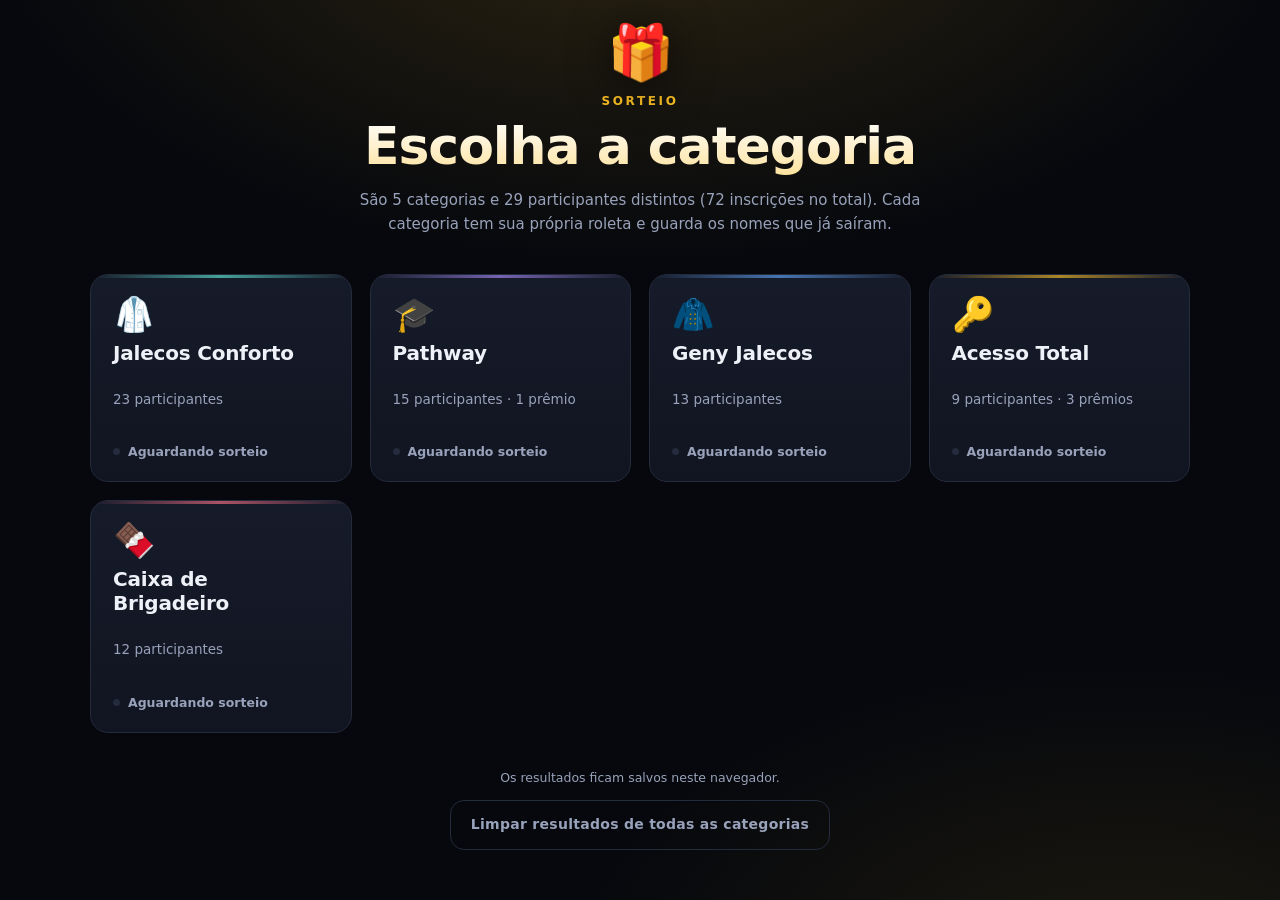
<file: index.html>
<!doctype html>
<html lang="pt-BR">
<head>
<meta charset="utf-8">
<meta name="viewport" content="width=device-width, initial-scale=1">
<title>Sorteio OSEC</title>
<link rel="icon" href="data:image/svg+xml,%3Csvg%20xmlns%3D%22http%3A//www.w3.org/2000/svg%22%20viewBox%3D%220%200%20100%20100%22%3E%3Ctext%20y%3D%22.9em%22%20font-size%3D%2290%22%3E%F0%9F%8E%81%3C/text%3E%3C/svg%3E">
<link rel="stylesheet" href="assets/estilo.css">
</head>
<body style="--accent:#fbbf24">
<div class="wrap largo">

  <header class="hero">
    <div class="icone">&#127873;</div>
    <p class="olho">Sorteio</p>
    <h1>Escolha a categoria</h1>
    <p class="sub">São <span data-total-categorias>5</span> categorias e <span data-total-pessoas>29</span> participantes distintos (<span data-total-inscricoes>72</span> inscrições no total).
    Cada categoria tem sua própria roleta e guarda os nomes que já saíram.</p>
  </header>

  <div class="cartoes" id="cartoes"></div>

  <p class="rodape">
    Os resultados ficam salvos neste navegador.<br>
    <button class="btn fantasma" id="limpar-tudo" type="button" style="margin-top:12px">Limpar resultados de todas as categorias</button>
  </p>

</div>

<script src="assets/dados.js"></script>
<script src="assets/sorteio.js"></script>
<script>montarHome();</script>
</body>
</html>
</file>
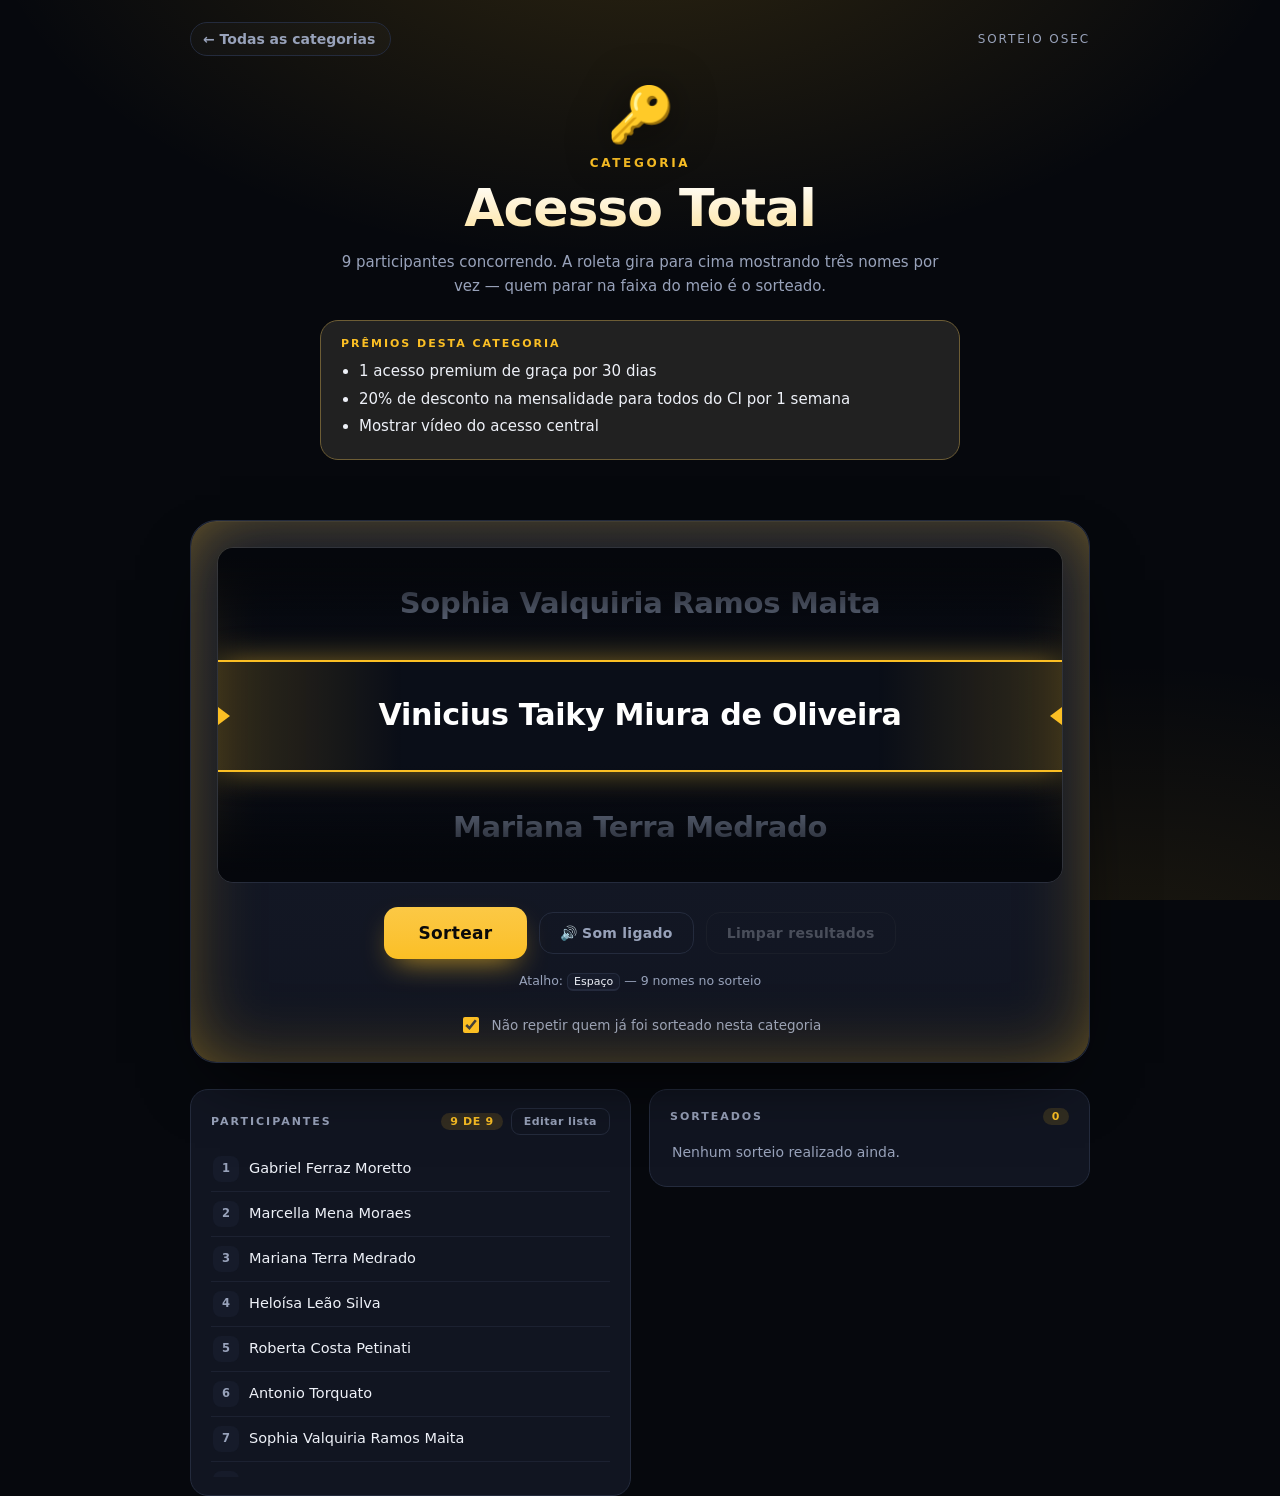
<file: acesso-total.html>
<!doctype html>
<html lang="pt-BR">
<head>
<meta charset="utf-8">
<meta name="viewport" content="width=device-width, initial-scale=1">
<title>Acesso Total &middot; Sorteio OSEC</title>
<link rel="icon" href="data:image/svg+xml,%3Csvg%20xmlns%3D%22http%3A//www.w3.org/2000/svg%22%20viewBox%3D%220%200%20100%20100%22%3E%3Ctext%20y%3D%22.9em%22%20font-size%3D%2290%22%3E%F0%9F%94%91%3C/text%3E%3C/svg%3E">
<link rel="stylesheet" href="assets/estilo.css">
</head>
<body style="--accent:#fbbf24">
<div class="wrap">

  <nav class="topo">
    <a class="voltar" href="index.html">&#8592; Todas as categorias</a>
    <span class="marca">Sorteio OSEC</span>
  </nav>

  <header class="hero">
    <div class="icone">🔑</div>
    <p class="olho">Categoria</p>
    <h1>Acesso Total</h1>
    <p class="sub"><span data-conta-participantes>9</span> participantes concorrendo. A roleta gira para cima mostrando três nomes por vez &mdash; quem parar na faixa do meio é o sorteado.</p>
    <div class="premios">
      <h2>Prêmios desta categoria</h2>
      <ul>
        <li>1 acesso premium de graça por 30 dias</li>
        <li>20% de desconto na mensalidade para todos do CI por 1 semana</li>
        <li>Mostrar vídeo do acesso central</li>
      </ul>
    </div>

  </header>

  <section class="palco">
    <canvas id="confete" aria-hidden="true"></canvas>

    <div class="roleta" id="roleta" role="img">
      <div class="veu topo-v"></div>
      <div class="faixa" id="faixa"></div>
      <div class="marcador"></div>
      <div class="veu base-v"></div>
    </div>

    <div class="acoes">
      <button class="btn" id="sortear">Sortear</button>
      <button class="btn fantasma" id="som" type="button">Som</button>
      <button class="btn fantasma" id="limpar" type="button">Limpar resultados</button>
      <p class="dica" id="aviso"></p>
    </div>

    <label class="opcao">
      <input type="checkbox" id="excluir" checked>
      Não repetir quem já foi sorteado nesta categoria
    </label>

    <div class="vencedor" id="vencedor" hidden aria-live="polite"></div>
  </section>

  <div class="grade">
    <section class="painel">
      <h2>Participantes <span class="conta" id="conta-part"></span></h2>
      <ul class="lista" id="participantes"></ul>
    </section>
    <section class="painel">
      <h2>Sorteados <span class="conta" id="conta-ganha">0</span></h2>
      <ul class="lista" id="ganhadores"></ul>
    </section>
  </div>

</div>

<script src="assets/dados.js"></script>
<script src="assets/sorteio.js"></script>
<script>iniciarSorteio("acesso-total");</script>
</body>
</html>
</file>
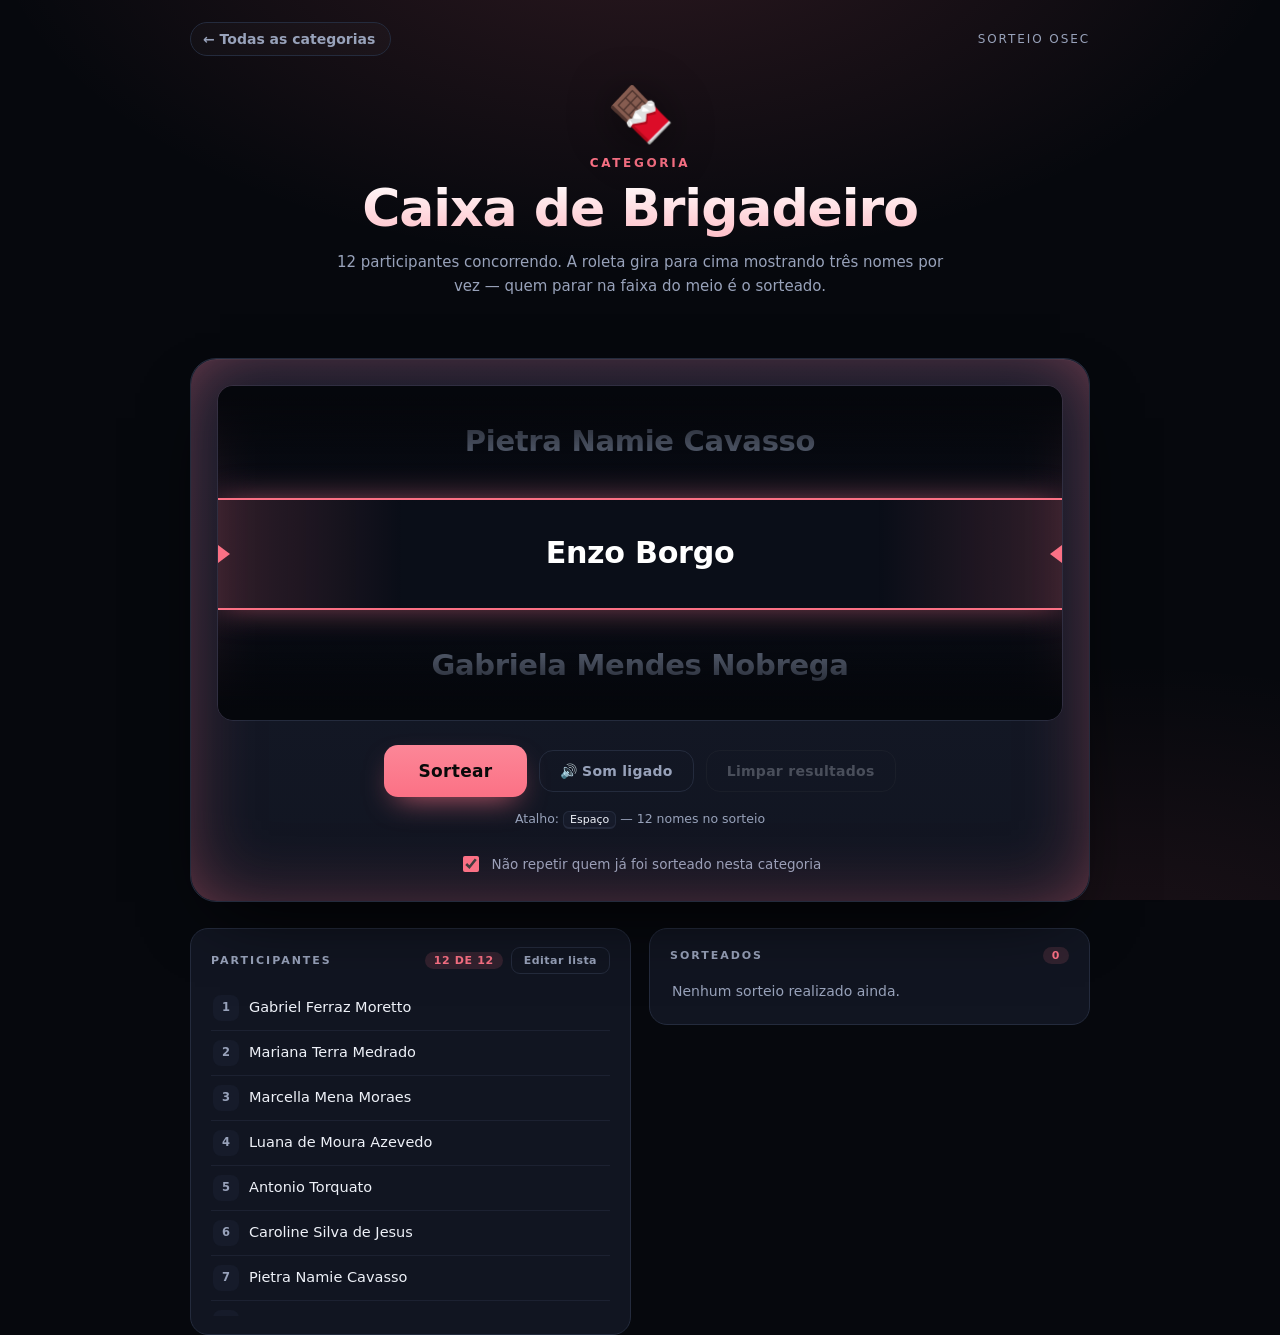
<file: caixa-de-brigadeiro.html>
<!doctype html>
<html lang="pt-BR">
<head>
<meta charset="utf-8">
<meta name="viewport" content="width=device-width, initial-scale=1">
<title>Caixa de Brigadeiro &middot; Sorteio OSEC</title>
<link rel="icon" href="data:image/svg+xml,%3Csvg%20xmlns%3D%22http%3A//www.w3.org/2000/svg%22%20viewBox%3D%220%200%20100%20100%22%3E%3Ctext%20y%3D%22.9em%22%20font-size%3D%2290%22%3E%F0%9F%8D%AB%3C/text%3E%3C/svg%3E">
<link rel="stylesheet" href="assets/estilo.css">
</head>
<body style="--accent:#fb7185">
<div class="wrap">

  <nav class="topo">
    <a class="voltar" href="index.html">&#8592; Todas as categorias</a>
    <span class="marca">Sorteio OSEC</span>
  </nav>

  <header class="hero">
    <div class="icone">🍫</div>
    <p class="olho">Categoria</p>
    <h1>Caixa de Brigadeiro</h1>
    <p class="sub"><span data-conta-participantes>12</span> participantes concorrendo. A roleta gira para cima mostrando três nomes por vez &mdash; quem parar na faixa do meio é o sorteado.</p>

  </header>

  <section class="palco">
    <canvas id="confete" aria-hidden="true"></canvas>

    <div class="roleta" id="roleta" role="img">
      <div class="veu topo-v"></div>
      <div class="faixa" id="faixa"></div>
      <div class="marcador"></div>
      <div class="veu base-v"></div>
    </div>

    <div class="acoes">
      <button class="btn" id="sortear">Sortear</button>
      <button class="btn fantasma" id="som" type="button">Som</button>
      <button class="btn fantasma" id="limpar" type="button">Limpar resultados</button>
      <p class="dica" id="aviso"></p>
    </div>

    <label class="opcao">
      <input type="checkbox" id="excluir" checked>
      Não repetir quem já foi sorteado nesta categoria
    </label>

    <div class="vencedor" id="vencedor" hidden aria-live="polite"></div>
  </section>

  <div class="grade">
    <section class="painel">
      <h2>Participantes <span class="conta" id="conta-part"></span></h2>
      <ul class="lista" id="participantes"></ul>
    </section>
    <section class="painel">
      <h2>Sorteados <span class="conta" id="conta-ganha">0</span></h2>
      <ul class="lista" id="ganhadores"></ul>
    </section>
  </div>

</div>

<script src="assets/dados.js"></script>
<script src="assets/sorteio.js"></script>
<script>iniciarSorteio("caixa-de-brigadeiro");</script>
</body>
</html>
</file>
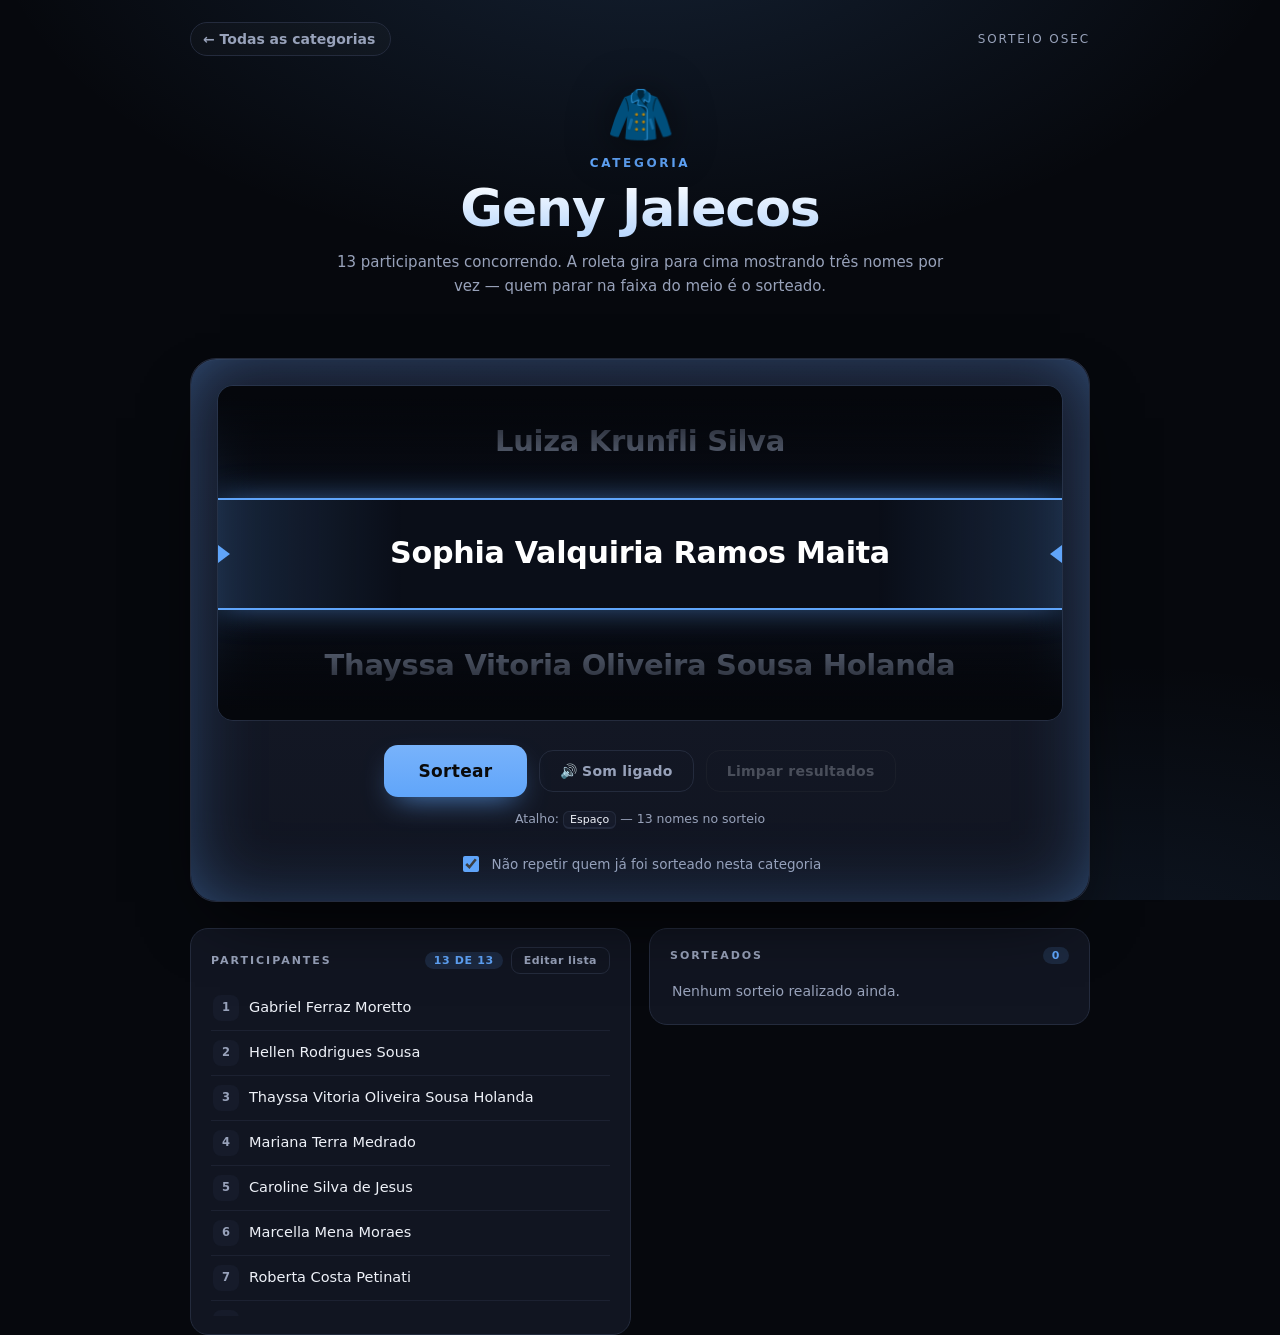
<file: geny-jalecos.html>
<!doctype html>
<html lang="pt-BR">
<head>
<meta charset="utf-8">
<meta name="viewport" content="width=device-width, initial-scale=1">
<title>Geny Jalecos &middot; Sorteio OSEC</title>
<link rel="icon" href="data:image/svg+xml,%3Csvg%20xmlns%3D%22http%3A//www.w3.org/2000/svg%22%20viewBox%3D%220%200%20100%20100%22%3E%3Ctext%20y%3D%22.9em%22%20font-size%3D%2290%22%3E%F0%9F%A7%A5%3C/text%3E%3C/svg%3E">
<link rel="stylesheet" href="assets/estilo.css">
</head>
<body style="--accent:#60a5fa">
<div class="wrap">

  <nav class="topo">
    <a class="voltar" href="index.html">&#8592; Todas as categorias</a>
    <span class="marca">Sorteio OSEC</span>
  </nav>

  <header class="hero">
    <div class="icone">🧥</div>
    <p class="olho">Categoria</p>
    <h1>Geny Jalecos</h1>
    <p class="sub"><span data-conta-participantes>13</span> participantes concorrendo. A roleta gira para cima mostrando três nomes por vez &mdash; quem parar na faixa do meio é o sorteado.</p>

  </header>

  <section class="palco">
    <canvas id="confete" aria-hidden="true"></canvas>

    <div class="roleta" id="roleta" role="img">
      <div class="veu topo-v"></div>
      <div class="faixa" id="faixa"></div>
      <div class="marcador"></div>
      <div class="veu base-v"></div>
    </div>

    <div class="acoes">
      <button class="btn" id="sortear">Sortear</button>
      <button class="btn fantasma" id="som" type="button">Som</button>
      <button class="btn fantasma" id="limpar" type="button">Limpar resultados</button>
      <p class="dica" id="aviso"></p>
    </div>

    <label class="opcao">
      <input type="checkbox" id="excluir" checked>
      Não repetir quem já foi sorteado nesta categoria
    </label>

    <div class="vencedor" id="vencedor" hidden aria-live="polite"></div>
  </section>

  <div class="grade">
    <section class="painel">
      <h2>Participantes <span class="conta" id="conta-part"></span></h2>
      <ul class="lista" id="participantes"></ul>
    </section>
    <section class="painel">
      <h2>Sorteados <span class="conta" id="conta-ganha">0</span></h2>
      <ul class="lista" id="ganhadores"></ul>
    </section>
  </div>

</div>

<script src="assets/dados.js"></script>
<script src="assets/sorteio.js"></script>
<script>iniciarSorteio("geny-jalecos");</script>
</body>
</html>
</file>
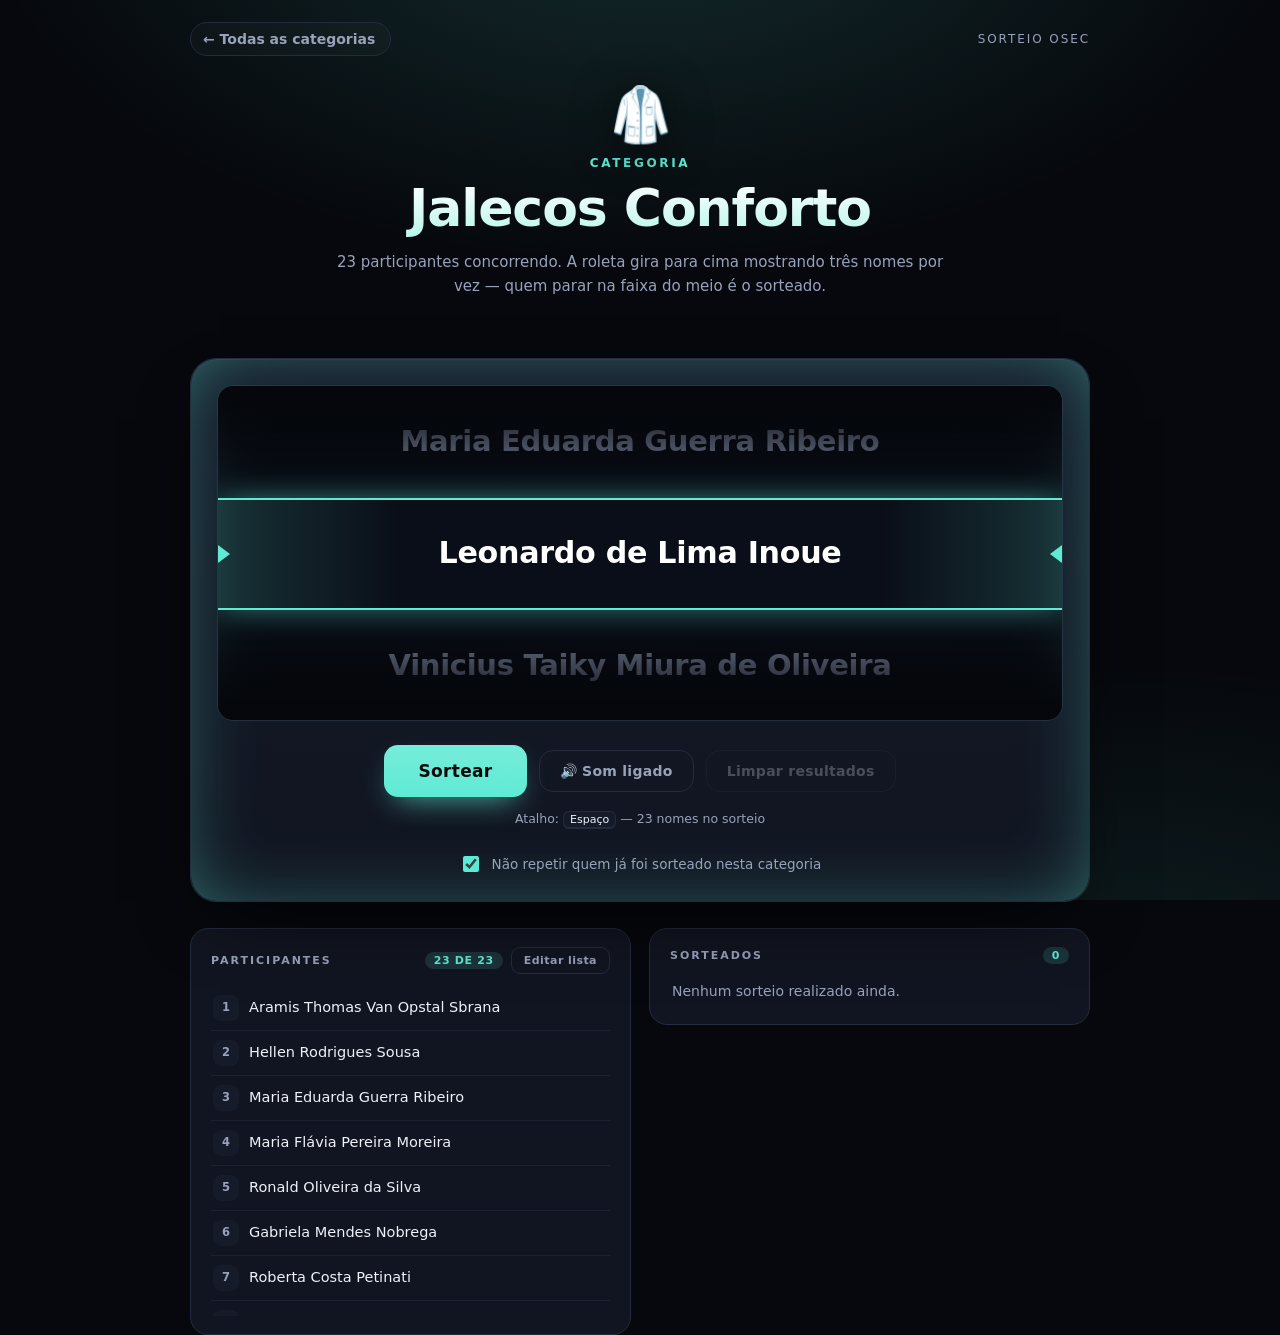
<file: jalecos-conforto.html>
<!doctype html>
<html lang="pt-BR">
<head>
<meta charset="utf-8">
<meta name="viewport" content="width=device-width, initial-scale=1">
<title>Jalecos Conforto &middot; Sorteio OSEC</title>
<link rel="icon" href="data:image/svg+xml,%3Csvg%20xmlns%3D%22http%3A//www.w3.org/2000/svg%22%20viewBox%3D%220%200%20100%20100%22%3E%3Ctext%20y%3D%22.9em%22%20font-size%3D%2290%22%3E%F0%9F%A5%BC%3C/text%3E%3C/svg%3E">
<link rel="stylesheet" href="assets/estilo.css">
</head>
<body style="--accent:#5eead4">
<div class="wrap">

  <nav class="topo">
    <a class="voltar" href="index.html">&#8592; Todas as categorias</a>
    <span class="marca">Sorteio OSEC</span>
  </nav>

  <header class="hero">
    <div class="icone">🥼</div>
    <p class="olho">Categoria</p>
    <h1>Jalecos Conforto</h1>
    <p class="sub"><span data-conta-participantes>23</span> participantes concorrendo. A roleta gira para cima mostrando três nomes por vez &mdash; quem parar na faixa do meio é o sorteado.</p>

  </header>

  <section class="palco">
    <canvas id="confete" aria-hidden="true"></canvas>

    <div class="roleta" id="roleta" role="img">
      <div class="veu topo-v"></div>
      <div class="faixa" id="faixa"></div>
      <div class="marcador"></div>
      <div class="veu base-v"></div>
    </div>

    <div class="acoes">
      <button class="btn" id="sortear">Sortear</button>
      <button class="btn fantasma" id="som" type="button">Som</button>
      <button class="btn fantasma" id="limpar" type="button">Limpar resultados</button>
      <p class="dica" id="aviso"></p>
    </div>

    <label class="opcao">
      <input type="checkbox" id="excluir" checked>
      Não repetir quem já foi sorteado nesta categoria
    </label>

    <div class="vencedor" id="vencedor" hidden aria-live="polite"></div>
  </section>

  <div class="grade">
    <section class="painel">
      <h2>Participantes <span class="conta" id="conta-part"></span></h2>
      <ul class="lista" id="participantes"></ul>
    </section>
    <section class="painel">
      <h2>Sorteados <span class="conta" id="conta-ganha">0</span></h2>
      <ul class="lista" id="ganhadores"></ul>
    </section>
  </div>

</div>

<script src="assets/dados.js"></script>
<script src="assets/sorteio.js"></script>
<script>iniciarSorteio("jalecos-conforto");</script>
</body>
</html>
</file>
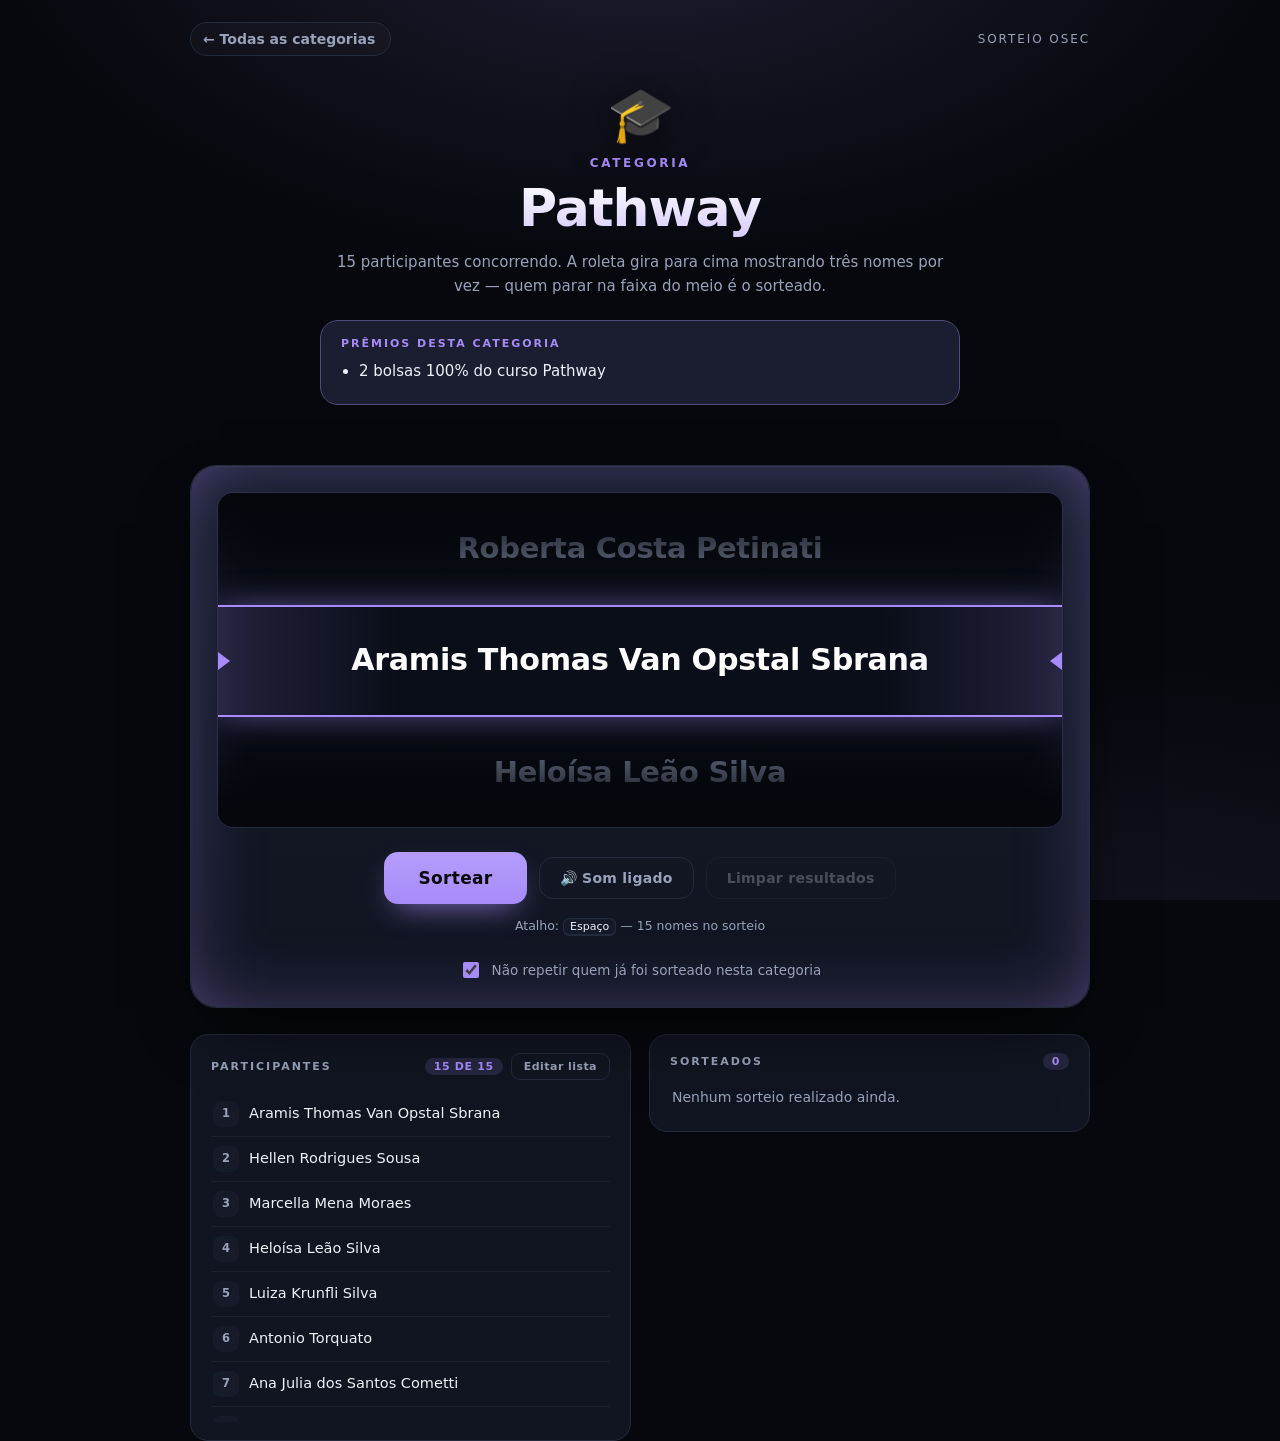
<file: pathway.html>
<!doctype html>
<html lang="pt-BR">
<head>
<meta charset="utf-8">
<meta name="viewport" content="width=device-width, initial-scale=1">
<title>Pathway &middot; Sorteio OSEC</title>
<link rel="icon" href="data:image/svg+xml,%3Csvg%20xmlns%3D%22http%3A//www.w3.org/2000/svg%22%20viewBox%3D%220%200%20100%20100%22%3E%3Ctext%20y%3D%22.9em%22%20font-size%3D%2290%22%3E%F0%9F%8E%93%3C/text%3E%3C/svg%3E">
<link rel="stylesheet" href="assets/estilo.css">
</head>
<body style="--accent:#a78bfa">
<div class="wrap">

  <nav class="topo">
    <a class="voltar" href="index.html">&#8592; Todas as categorias</a>
    <span class="marca">Sorteio OSEC</span>
  </nav>

  <header class="hero">
    <div class="icone">🎓</div>
    <p class="olho">Categoria</p>
    <h1>Pathway</h1>
    <p class="sub"><span data-conta-participantes>15</span> participantes concorrendo. A roleta gira para cima mostrando três nomes por vez &mdash; quem parar na faixa do meio é o sorteado.</p>
    <div class="premios">
      <h2>Prêmios desta categoria</h2>
      <ul>
        <li>2 bolsas 100% do curso Pathway</li>
      </ul>
    </div>

  </header>

  <section class="palco">
    <canvas id="confete" aria-hidden="true"></canvas>

    <div class="roleta" id="roleta" role="img">
      <div class="veu topo-v"></div>
      <div class="faixa" id="faixa"></div>
      <div class="marcador"></div>
      <div class="veu base-v"></div>
    </div>

    <div class="acoes">
      <button class="btn" id="sortear">Sortear</button>
      <button class="btn fantasma" id="som" type="button">Som</button>
      <button class="btn fantasma" id="limpar" type="button">Limpar resultados</button>
      <p class="dica" id="aviso"></p>
    </div>

    <label class="opcao">
      <input type="checkbox" id="excluir" checked>
      Não repetir quem já foi sorteado nesta categoria
    </label>

    <div class="vencedor" id="vencedor" hidden aria-live="polite"></div>
  </section>

  <div class="grade">
    <section class="painel">
      <h2>Participantes <span class="conta" id="conta-part"></span></h2>
      <ul class="lista" id="participantes"></ul>
    </section>
    <section class="painel">
      <h2>Sorteados <span class="conta" id="conta-ganha">0</span></h2>
      <ul class="lista" id="ganhadores"></ul>
    </section>
  </div>

</div>

<script src="assets/dados.js"></script>
<script src="assets/sorteio.js"></script>
<script>iniciarSorteio("pathway");</script>
</body>
</html>
</file>
<file: assets/estilo.css>
/* ===========================================================
   Sorteio OSEC — folha de estilo compartilhada
   =========================================================== */

:root{
  --bg:      #06080d;
  --card:    #111521;
  --card-2:  #161b2a;
  --line:    #242b3d;
  --txt:     #eef1f8;
  --dim:     #98a2ba;
  --accent:  #fbbf24;
  --ih:      112px;        /* altura de cada nome na roleta */
  --r:       18px;
}

*{ box-sizing:border-box; }
html,body{ height:100%; }
body{
  margin:0;
  background:
    radial-gradient(1100px 620px at 50% -12%, color-mix(in srgb, var(--accent) 16%, transparent), transparent 60%),
    radial-gradient(900px 500px at 88% 108%, color-mix(in srgb, var(--accent) 9%, transparent), transparent 62%),
    var(--bg);
  background-attachment:fixed;
  color:var(--txt);
  font-family:"Segoe UI Variable Display","Segoe UI",-apple-system,BlinkMacSystemFont,Inter,system-ui,sans-serif;
  -webkit-font-smoothing:antialiased;
  padding-block:0 56px;
  padding-inline:20px;
}

.wrap{ max-width:900px; margin:0 auto; }
.wrap.largo{ max-width:1100px; }

/* ---------- topo ---------- */
.topo{ display:flex; align-items:center; gap:14px; padding-block:22px 6px; }
.voltar{
  display:inline-flex; align-items:center; gap:8px; white-space:nowrap;
  color:var(--dim); text-decoration:none; font-size:14px; font-weight:600;
  border:1px solid var(--line); border-radius:999px; padding:8px 15px 8px 12px;
  background:rgba(255,255,255,.02); transition:.18s;
}
.voltar:hover{ color:var(--txt); border-color:color-mix(in srgb, var(--accent) 55%, var(--line)); }
.topo .marca{ margin-left:auto; font-size:12px; letter-spacing:.16em; text-transform:uppercase; color:var(--dim); }

/* ---------- cabeçalho ---------- */
header.hero{ text-align:center; padding-block:26px 30px; }
header.hero .icone{ font-size:54px; line-height:1; filter:drop-shadow(0 6px 22px rgba(0,0,0,.6)); }
header.hero .olho{
  margin:14px 0 8px; font-size:12px; font-weight:700;
  letter-spacing:.22em; text-transform:uppercase; color:var(--accent);
}
header.hero h1{
  margin:0; font-size:clamp(30px,6vw,52px); font-weight:800; letter-spacing:-.02em;
  background:linear-gradient(180deg,#fff,color-mix(in srgb, var(--accent) 45%, #fff));
  -webkit-background-clip:text; background-clip:text; color:transparent;
}
header.hero p.sub{ margin:12px auto 0; max-width:620px; color:var(--dim); font-size:15px; line-height:1.6; }

/* ---------- caixa de prêmios ---------- */
.premios{
  margin:22px auto 0; max-width:640px; text-align:left;
  border:1px solid color-mix(in srgb, var(--accent) 34%, var(--line));
  background:color-mix(in srgb, var(--accent) 7%, var(--card));
  border-radius:var(--r); padding:16px 20px;
}
.premios h2{
  margin:0 0 10px; font-size:11px; font-weight:800;
  letter-spacing:.18em; text-transform:uppercase; color:var(--accent);
}
.premios ul{ margin:0; padding-left:18px; }
.premios li{ margin:5px 0; font-size:15px; line-height:1.5; }

/* ---------- roleta ---------- */
.palco{
  position:relative; margin-top:30px; overflow:hidden;
  border:1px solid var(--line); border-radius:26px;
  background:linear-gradient(180deg,var(--card-2),var(--card));
  box-shadow:0 30px 70px -30px #000, inset 0 1px 0 rgba(255,255,255,.05);
  padding:26px;
}
.palco::after{
  content:""; position:absolute; inset:0; pointer-events:none; border-radius:26px;
  box-shadow:inset 0 0 90px -30px color-mix(in srgb, var(--accent) 60%, transparent);
}

.roleta{
  position:relative; height:calc(var(--ih) * 3);
  overflow:hidden; border-radius:16px; border:1px solid var(--line);
  background:linear-gradient(180deg,#05070c,#0a0e18 35%,#0a0e18 65%,#05070c);
}
.faixa{ position:absolute; inset-inline:0; top:0; will-change:transform; transform:translate3d(0,0,0); }
.item{
  height:var(--ih); display:flex; align-items:center; justify-content:center;
  padding-inline:22px; text-align:center;
  font-size:clamp(15px,2.5vw,29px); font-weight:700; letter-spacing:-.01em;
  line-height:1.15; color:#7c879e;
  transition:color .12s linear, transform .12s linear;
}
.item.centro{ color:#fff; transform:scale(1.04); }

/* faixa do meio — o nome sorteado */
.marcador{
  position:absolute; inset-inline:0; top:var(--ih); height:var(--ih);
  pointer-events:none; z-index:3;
  border-top:2px solid var(--accent); border-bottom:2px solid var(--accent);
  background:linear-gradient(90deg,
     color-mix(in srgb, var(--accent) 16%, transparent),
     transparent 22%, transparent 78%,
     color-mix(in srgb, var(--accent) 16%, transparent));
  box-shadow:0 0 34px -6px color-mix(in srgb, var(--accent) 65%, transparent);
}
.marcador::before,.marcador::after{
  content:""; position:absolute; top:50%; translate:0 -50%; border-block:9px solid transparent;
}
.marcador::before{ left:0;  border-left:12px solid var(--accent); }
.marcador::after{  right:0; border-right:12px solid var(--accent); }

/* véu que apaga as bordas de cima e de baixo */
.roleta .veu{ position:absolute; inset-inline:0; height:calc(var(--ih) * .92); pointer-events:none; z-index:2; }
.roleta .veu.topo-v{ top:0;    background:linear-gradient(180deg,#05070c 8%,rgba(5,7,12,0)); }
.roleta .veu.base-v{ bottom:0; background:linear-gradient(0deg,  #05070c 8%,rgba(5,7,12,0)); }

/* ---------- botões ---------- */
.acoes{ display:flex; flex-wrap:wrap; gap:12px; align-items:center; justify-content:center; margin-top:24px; }
.btn{
  appearance:none; border:0; cursor:pointer; font:inherit; font-weight:800;
  border-radius:14px; padding:16px 34px; font-size:17px; letter-spacing:.02em;
  color:#0a0a0a; background:linear-gradient(180deg, color-mix(in srgb, var(--accent) 85%, #fff), var(--accent));
  box-shadow:0 12px 30px -12px color-mix(in srgb, var(--accent) 80%, transparent);
  transition:transform .12s, box-shadow .18s, filter .18s;
}
.btn:hover:not(:disabled){ transform:translateY(-2px); box-shadow:0 18px 36px -14px color-mix(in srgb, var(--accent) 85%, transparent); }
.btn:active:not(:disabled){ transform:translateY(0) scale(.985); }
.btn:disabled{ opacity:.4; cursor:not-allowed; filter:grayscale(.5); }
.btn.fantasma{
  background:transparent; color:var(--dim); border:1px solid var(--line);
  box-shadow:none; font-size:14px; padding:12px 20px; font-weight:600;
}
.btn.fantasma:hover:not(:disabled){ color:var(--txt); border-color:color-mix(in srgb, var(--accent) 50%, var(--line)); transform:none; }
.dica{ width:100%; text-align:center; color:var(--dim); font-size:12.5px; margin-top:2px; }
kbd{
  background:var(--card-2); border:1px solid var(--line); border-bottom-width:2px;
  border-radius:6px; padding:1px 6px; font-size:11px; font-family:inherit; color:var(--txt);
}

/* ---------- vencedor ---------- */
.vencedor{
  margin-top:22px; text-align:center; border-radius:20px; padding:26px 22px;
  border:1px solid color-mix(in srgb, var(--accent) 45%, var(--line));
  background:color-mix(in srgb, var(--accent) 10%, var(--card));
  animation:surge .5s cubic-bezier(.2,.9,.25,1.1) both;
}
.vencedor .rotulo{ font-size:11px; font-weight:800; letter-spacing:.2em; text-transform:uppercase; color:var(--accent); }
.vencedor .nome{
  margin:10px 0 0; font-size:clamp(24px,5vw,44px); font-weight:800; letter-spacing:-.02em; line-height:1.15;
  text-shadow:0 0 40px color-mix(in srgb, var(--accent) 45%, transparent);
}
.vencedor .premio{ margin:10px 0 0; color:var(--dim); font-size:14.5px; }
@keyframes surge{ from{ opacity:0; transform:translateY(14px) scale(.96); } to{ opacity:1; transform:none; } }

#confete{ position:absolute; inset:0; width:100%; height:100%; pointer-events:none; z-index:5; }

/* ---------- painéis ---------- */
.grade{ display:grid; grid-template-columns:1fr 1fr; gap:18px; margin-top:26px; align-items:start; }
.painel{ border:1px solid var(--line); border-radius:var(--r); background:var(--card); padding:18px 20px; }
.painel h2{
  margin:0 0 12px; font-size:11px; font-weight:800; letter-spacing:.18em;
  text-transform:uppercase; color:var(--dim); display:flex; align-items:center; gap:8px;
}
.painel h2 .conta{
  margin-left:auto; color:var(--accent); background:color-mix(in srgb, var(--accent) 14%, transparent);
  border-radius:999px; padding:2px 9px; font-size:11px; letter-spacing:.06em;
}
.lista{ list-style:none; margin:0; padding:0; max-height:330px; overflow:auto; }
.lista li{
  display:flex; align-items:center; gap:10px; font-size:14.5px; line-height:1.35;
  padding:9px 2px; border-bottom:1px solid color-mix(in srgb, var(--line) 60%, transparent);
}
.lista li:last-child{ border-bottom:0; }
.lista li .pos{
  flex:0 0 26px; height:26px; display:grid; place-items:center; border-radius:8px;
  background:var(--card-2); color:var(--dim); font-size:11.5px; font-weight:700;
}
.lista li.ja-saiu{ color:var(--dim); }
.lista li.ja-saiu .pos{ background:color-mix(in srgb, var(--accent) 18%, transparent); color:var(--accent); }
.lista li.ja-saiu .nome-txt{ text-decoration:line-through; text-decoration-color:color-mix(in srgb, var(--accent) 60%, transparent); }
.lista .vazio{ color:var(--dim); font-size:14px; padding:6px 2px; }
.ganhador-item{ font-weight:650; }
.ganhador-item .pos{ background:var(--accent); color:#0a0a0a; }

.opcao{
  display:flex; align-items:center; justify-content:center; gap:10px; cursor:pointer;
  color:var(--dim); font-size:13.5px; user-select:none; margin-top:14px;
}
.opcao input{ accent-color:var(--accent); width:16px; height:16px; cursor:pointer; }

/* ---------- home ---------- */
.cartoes{ display:grid; grid-template-columns:repeat(auto-fit,minmax(255px,1fr)); gap:18px; margin-top:8px; }
.cartao{
  --accent:#fbbf24; position:relative; overflow:hidden;
  display:flex; flex-direction:column; gap:10px; text-decoration:none; color:inherit;
  border:1px solid var(--line); border-radius:var(--r); padding:22px;
  background:linear-gradient(180deg,var(--card-2),var(--card));
  transition:transform .16s, border-color .2s, box-shadow .2s;
}
.cartao::before{
  content:""; position:absolute; inset-inline:0; top:0; height:3px; opacity:.65;
  background:linear-gradient(90deg,transparent,var(--accent),transparent);
}
.cartao:hover{
  transform:translateY(-4px);
  border-color:color-mix(in srgb, var(--accent) 55%, var(--line));
  box-shadow:0 22px 48px -26px color-mix(in srgb, var(--accent) 75%, transparent);
}
.cartao .ico{ font-size:34px; line-height:1; }
.cartao h3{ margin:0; font-size:20px; font-weight:750; letter-spacing:-.01em; }
.cartao .meta{ color:var(--dim); font-size:13.5px; line-height:1.5; }
.cartao .selo{
  margin-top:auto; padding-top:12px; display:flex; align-items:center; gap:8px;
  font-size:12.5px; font-weight:700; color:var(--accent);
}
.cartao .selo .ponto{ width:7px; height:7px; border-radius:50%; background:var(--accent); }
.cartao .selo.neutro{ color:var(--dim); }
.cartao .selo.neutro .ponto{ background:var(--line); }
.rodape{ margin-top:34px; text-align:center; color:var(--dim); font-size:12.5px; line-height:1.7; }

@media (max-width:760px){
  :root{ --ih:82px; }
  .grade{ grid-template-columns:1fr; }
  .palco{ padding:16px; border-radius:20px; }
  body{ padding-inline:16px; }
}
@media (prefers-reduced-motion:reduce){
  .vencedor{ animation-duration:.01ms; }
}

/* ---------- edição da lista de participantes ---------- */
.btn.mini{
  font-size:11px; font-weight:700; letter-spacing:.04em;
  padding:6px 12px; border-radius:9px; text-transform:none;
}
.painel h2 .btn.mini{ flex:0 0 auto; }
.btn.mini.principal{
  color:#0a0a0a; border-color:transparent; font-weight:800;
  background:linear-gradient(180deg, color-mix(in srgb, var(--accent) 85%, #fff), var(--accent));
}
.btn.mini.principal:hover:not(:disabled){ color:#0a0a0a; border-color:transparent; }

.editor-nomes textarea{
  display:block; width:100%; min-height:330px; resize:vertical;
  font:inherit; font-size:14.5px; line-height:1.6; color:var(--txt);
  background:#0a0e18; border:1px solid var(--line); border-radius:12px; padding:12px 14px;
}
.editor-nomes textarea:focus{
  outline:none;
  border-color:color-mix(in srgb, var(--accent) 60%, var(--line));
  box-shadow:0 0 0 3px color-mix(in srgb, var(--accent) 16%, transparent);
}
.editor-dica{ margin:10px 0 0; color:var(--dim); font-size:12.5px; line-height:1.7; }
.editor-acoes{ display:flex; flex-wrap:wrap; gap:8px; margin-top:12px; }

.editor-nota{ margin:-2px 0 10px; color:var(--dim); font-size:12px; line-height:1.5; }
.link-restaurar{
  appearance:none; border:0; background:none; padding:0; cursor:pointer;
  font:inherit; font-size:12px; font-weight:700; color:var(--accent);
  text-decoration:underline; text-underline-offset:2px;
}

.ganhador-item.fora .nome-txt{ color:var(--dim); }
.tag-fora{
  margin-left:auto; flex:0 0 auto; font-size:10px; font-weight:700;
  letter-spacing:.08em; text-transform:uppercase; color:var(--dim);
  border:1px solid var(--line); border-radius:999px; padding:2px 8px;
}
.painel h2{ flex-wrap:wrap; row-gap:6px; }
.painel h2 .conta{ white-space:nowrap; }
</file>
